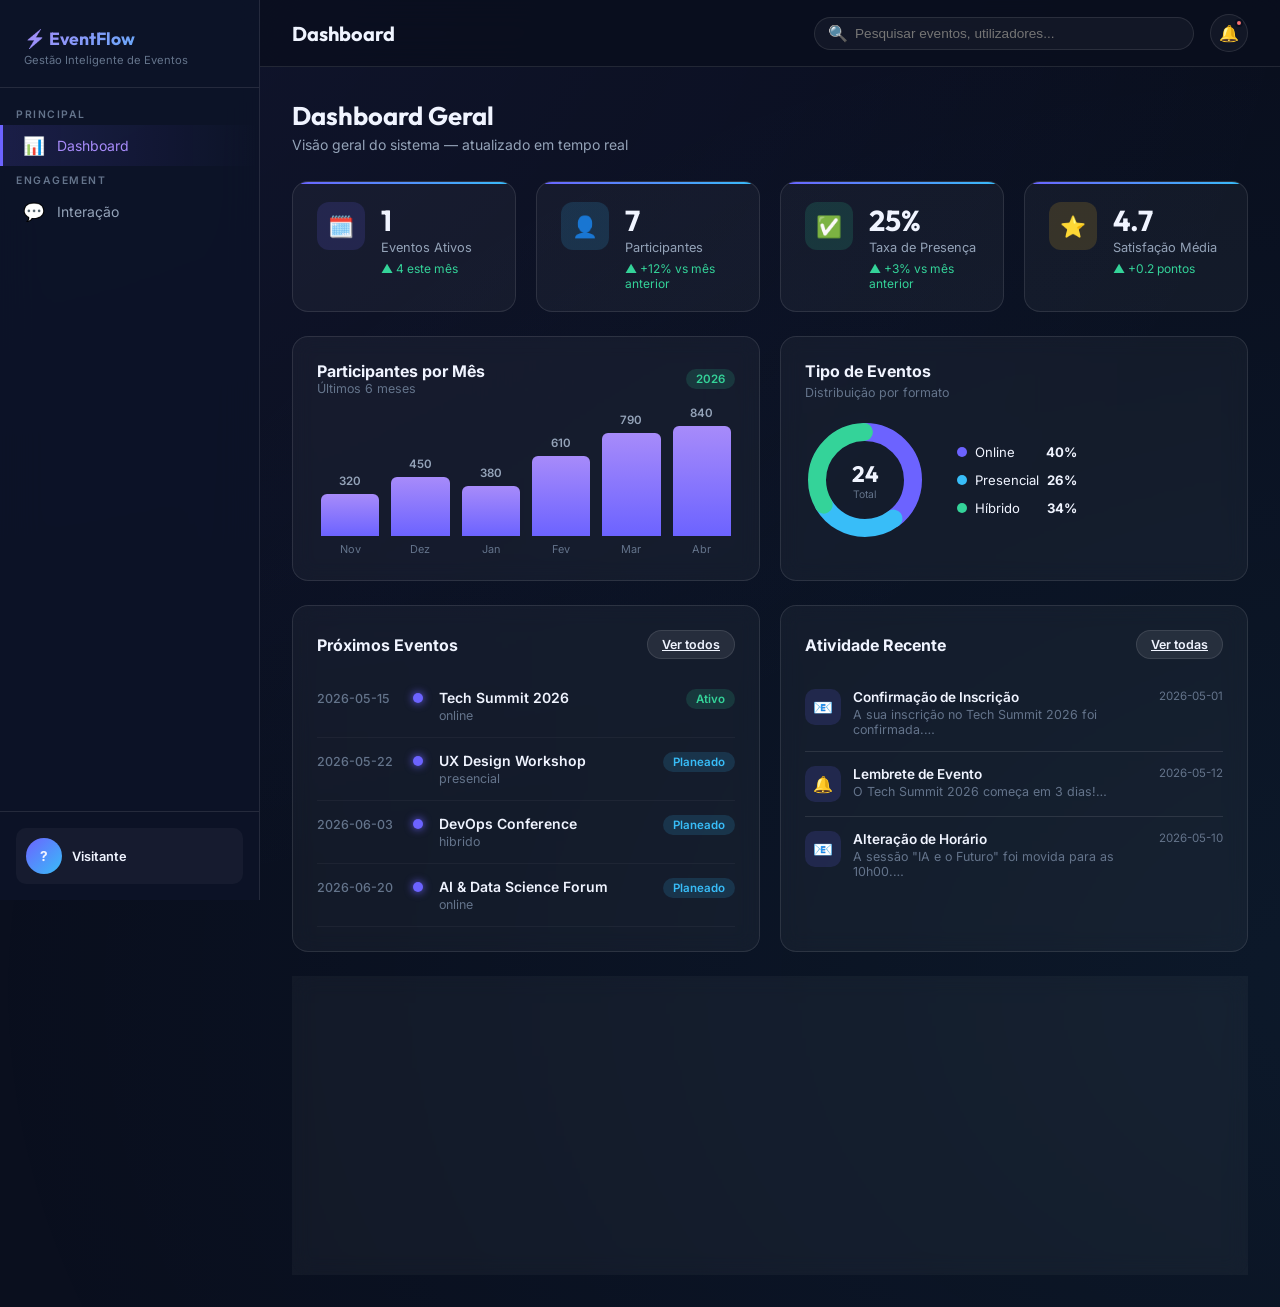
<file: Sprint1/index.html>
<!DOCTYPE html>
<html lang="pt">

<head>
  <meta charset="UTF-8" />
  <meta name="viewport" content="width=device-width, initial-scale=1.0" />
  <title>EventFlow — Dashboard</title>
  <meta name="description" content="Sistema de Gestão Inteligente de Eventos e Experiências Digitais" />
  <link rel="stylesheet" href="style.css" />
</head>

<body>
  <div class="sidebar" id="sidebar">
    <div class="sidebar-logo">
      <h1>⚡ EventFlow</h1>
      <span>Gestão Inteligente de Eventos</span>
    </div>
    <nav class="sidebar-nav" id="sidebar-nav"></nav>
    <div class="sidebar-footer">
      <div class="user-card">
        <div class="user-avatar">AD</div>
        <div class="user-info">
          <div class="name">Admin User</div>
          <div class="role">Administrador</div>
        </div>
      </div>
    </div>
  </div>

  <div class="main">
    <div class="topbar">
      <button onclick="sidebarToggle()" class="icon-btn" style="display:none" id="menu-btn">☰</button>
      <span class="topbar-title">Dashboard</span>
      <div class="topbar-search">
        <span class="search-icon">🔍</span>
        <input type="text" placeholder="Pesquisar eventos, utilizadores..." />
      </div>
      <div class="topbar-actions">
        <div class="icon-btn" onclick="showToast('Sem novas notificações','info')">🔔<span class="notif-dot"></span>
        </div>
        <!-- <button class="btn btn-secondary btn-sm" onclick="DB.remove('session');window.location.href='login.html'">🚪
          Sair</button> -->
      </div>
    </div>

    <div class="page active" id="page-dashboard">
      <div class="page-header">
        <h2>Dashboard Geral</h2>
        <p>Visão geral do sistema — atualizado em tempo real</p>
      </div>

      <!-- Stats -->
      <div class="grid grid-4" style="margin-bottom:24px">
        <div class="stat-card">
          <div class="stat-icon purple">🗓️</div>
          <div class="stat-info">
            <div class="value">24</div>
            <div class="label">Eventos Ativos</div>
            <div class="trend up">▲ 4 este mês</div>
          </div>
        </div>
        <div class="stat-card">
          <div class="stat-icon blue">👤</div>
          <div class="stat-info">
            <div class="value">1 842</div>
            <div class="label">Participantes</div>
            <div class="trend up">▲ +12% vs mês anterior</div>
          </div>
        </div>
        <div class="stat-card">
          <div class="stat-icon green">✅</div>
          <div class="stat-info">
            <div class="value">78%</div>
            <div class="label">Taxa de Presença</div>
            <div class="trend up">▲ +3% vs mês anterior</div>
          </div>
        </div>
        <div class="stat-card">
          <div class="stat-icon yellow">⭐</div>
          <div class="stat-info">
            <div class="value">4.6</div>
            <div class="label">Satisfação Média</div>
            <div class="trend up">▲ +0.2 pontos</div>
          </div>
        </div>
      </div>

      <div class="grid grid-2" style="margin-bottom:24px">
        <!-- Bar chart -->
        <div class="card">
          <div style="display:flex;justify-content:space-between;align-items:center;margin-bottom:20px">
            <div>
              <div style="font-weight:700;font-size:1rem">Participantes por Mês</div>
              <div style="font-size:0.78rem;color:var(--text3)">Últimos 6 meses</div>
            </div>
            <span class="badge badge-active">2026</span>
          </div>
          <div class="bar-chart" id="bar-chart"></div>
        </div>

        <!-- Donut -->
        <div class="card">
          <div style="font-weight:700;font-size:1rem;margin-bottom:4px">Tipo de Eventos</div>
          <div style="font-size:0.78rem;color:var(--text3);margin-bottom:20px">Distribuição por formato</div>
          <div style="display:flex;align-items:center;gap:32px">
            <div class="donut-wrap">
              <svg width="120" height="120" viewBox="0 0 120 120">
                <circle cx="60" cy="60" r="48" fill="none" stroke="#1a2340" stroke-width="18" />
                <circle cx="60" cy="60" r="48" fill="none" stroke="#6c63ff" stroke-width="18" stroke-dasharray="120 182"
                  stroke-linecap="round" />
                <circle cx="60" cy="60" r="48" fill="none" stroke="#38bdf8" stroke-width="18" stroke-dasharray="80 222"
                  stroke-dashoffset="-120" stroke-linecap="round" />
                <circle cx="60" cy="60" r="48" fill="none" stroke="#34d399" stroke-width="18" stroke-dasharray="100 202"
                  stroke-dashoffset="-200" stroke-linecap="round" />
              </svg>
              <div class="donut-center">
                <div class="val">24</div>
                <div class="lbl">Total</div>
              </div>
            </div>
            <div style="display:flex;flex-direction:column;gap:12px">
              <div style="display:flex;align-items:center;gap:8px;font-size:0.82rem"><span
                  style="width:10px;height:10px;border-radius:50%;background:#6c63ff;display:inline-block"></span>
                Online <strong style="margin-left:auto">40%</strong></div>
              <div style="display:flex;align-items:center;gap:8px;font-size:0.82rem"><span
                  style="width:10px;height:10px;border-radius:50%;background:#38bdf8;display:inline-block"></span>
                Presencial <strong style="margin-left:auto">26%</strong></div>
              <div style="display:flex;align-items:center;gap:8px;font-size:0.82rem"><span
                  style="width:10px;height:10px;border-radius:50%;background:#34d399;display:inline-block"></span>
                Híbrido <strong style="margin-left:auto">34%</strong></div>
            </div>
          </div>
        </div>
      </div>

      <div class="grid grid-2">
        <!-- Próximos eventos -->
        <div class="card">
          <div style="display:flex;justify-content:space-between;align-items:center;margin-bottom:16px">
            <div style="font-weight:700">Próximos Eventos</div>
            <a href="eventos.html" class="btn btn-secondary btn-sm">Ver todos</a>
          </div>
          <div id="upcoming-events"></div>
        </div>

        <!-- Notificações recentes -->
        <div class="card">
          <div style="display:flex;justify-content:space-between;align-items:center;margin-bottom:16px">
            <div style="font-weight:700">Atividade Recente</div>
            <a href="comunicacao.html" class="btn btn-secondary btn-sm">Ver todas</a>
          </div>
          <div id="recent-activity"></div>
        </div>
      </div>

      <!-- Sessões populares -->
      <div class="card" style="margin-top:24px">
        <div style="display:flex;justify-content:space-between;align-items:center;margin-bottom:16px">
          <div style="font-weight:700">Sessões Mais Populares</div>
          <a href="monitorizacao.html" class="btn btn-secondary btn-sm">Monitorização</a>
        </div>
        <div class="table-wrap">
          <table>
            <thead>
              <tr>
                <th>Sessão</th>
                <th>Evento</th>
                <th>Orador</th>
                <th>Inscritos</th>
                <th>Ocupação</th>
              </tr>
            </thead>
            <tbody id="popular-sessions"></tbody>
          </table>
        </div>
      </div>
    </div>
  </div>

  <div class="toast-container" id="toast-container"></div>

  <script src="nav.js"></script>
  <script src="data.js"></script>
  <script>
    buildSidebar('dashboard');

    // Pull live data from localStorage
    const evDB = DB.get('events') || [];
    const usrDB = DB.get('users') || [];
    const regDB = DB.get('registrations') || [];
    const fbDB = DB.get('feedbacks') || [];

    // Update KPI cards from live data
    document.querySelector('.stat-card:nth-child(1) .value').textContent = evDB.filter(e => e.status === 'ativo').length;
    document.querySelector('.stat-card:nth-child(2) .value').textContent = usrDB.length.toLocaleString('pt-PT');
    const ciPct = regDB.length ? Math.round((regDB.filter(r => r.checkin).length / regDB.length) * 100) : 0;
    document.querySelector('.stat-card:nth-child(3) .value').textContent = ciPct + '%';
    const avgRating = fbDB.length ? (fbDB.reduce((a, f) => a + f.rating, 0) / fbDB.length).toFixed(1) : '4.6';
    document.querySelector('.stat-card:nth-child(4) .value').textContent = avgRating;

    // Bar chart (static trend data)
    const months = ['Nov', 'Dez', 'Jan', 'Fev', 'Mar', 'Abr'];
    const vals = [320, 450, 380, 610, 790, 840];
    const max = Math.max(...vals);
    const bc = document.getElementById('bar-chart');
    bc.innerHTML = months.map((m, i) => `
  <div class="bar-group">
    <div class="bar-val">${vals[i]}</div>
    <div class="bar" style="height:${(vals[i] / max) * 110}px"></div>
    <div class="bar-label">${m}</div>
  </div>`).join('');

    // Upcoming events from localStorage
    const upcoming = evDB.filter(e => e.status !== 'concluido' && e.status !== 'cancelado').slice(0, 4);
    const statusBadge = { ativo: 'badge-active', planeado: 'badge-planned' };
    const statusLabel = { ativo: 'Ativo', planeado: 'Planeado' };
    document.getElementById('upcoming-events').innerHTML = upcoming.map(e => `
  <div class="schedule-item">
    <div class="schedule-time">${e.date}</div>
    <div class="schedule-dot"></div>
    <div class="schedule-info">
      <div class="session">${e.name}</div>
      <div class="speaker">${e.format}</div>
    </div>
    <span class="badge ${statusBadge[e.status] || 'badge-pending'}" style="margin-left:auto">${statusLabel[e.status] || e.status}</span>
  </div>`).join('') || '<div style="color:var(--text3)">Sem eventos próximos.</div>';

    // Recent activity from notifications
    const notifs = (DB.get('notifications') || []).slice(0, 4);
    const icons = { email: '📧', push: '🔔' };
    document.getElementById('recent-activity').innerHTML = notifs.map(n => `
  <div class="notif-item">
    <div style="width:36px;height:36px;border-radius:10px;background:rgba(108,99,255,0.15);display:flex;align-items:center;justify-content:center;flex-shrink:0">${icons[n.type] || '🔔'}</div>
    <div class="notif-text"><div class="title">${n.title}</div><div class="sub">${n.msg.slice(0, 60)}…</div></div>
    <div class="notif-time">${n.date}</div>
  </div>`).join('') || '<div style="color:var(--text3)">Sem atividade recente.</div>';

    // Popular sessions from localStorage
    const sessDB = DB.get('sessions') || [];
    const spDB = DB.get('speakers') || [];
    document.getElementById('popular-sessions').innerHTML = sessDB.slice(0, 4).map(s => {
      const ev = evDB.find(e => e.id === s.eventId); const sp = spDB.find(x => x.id === s.speakerId);
      const cnt = regDB.filter(r => r.eventId === s.eventId).length;
      const pct = ev ? Math.round((cnt / Math.max(ev.capacity, 1)) * 100) : 0;
      return `<tr><td>${s.title}</td><td>${ev ? ev.name : '—'}</td><td>${sp ? sp.name : '—'}</td><td>${cnt}</td><td><div class="progress-bar" style="width:120px"><div class="progress-fill" style="width:${pct}%"></div></div></td></tr>`;
    }).join('');
  </script>
</body>

</html>
</file>
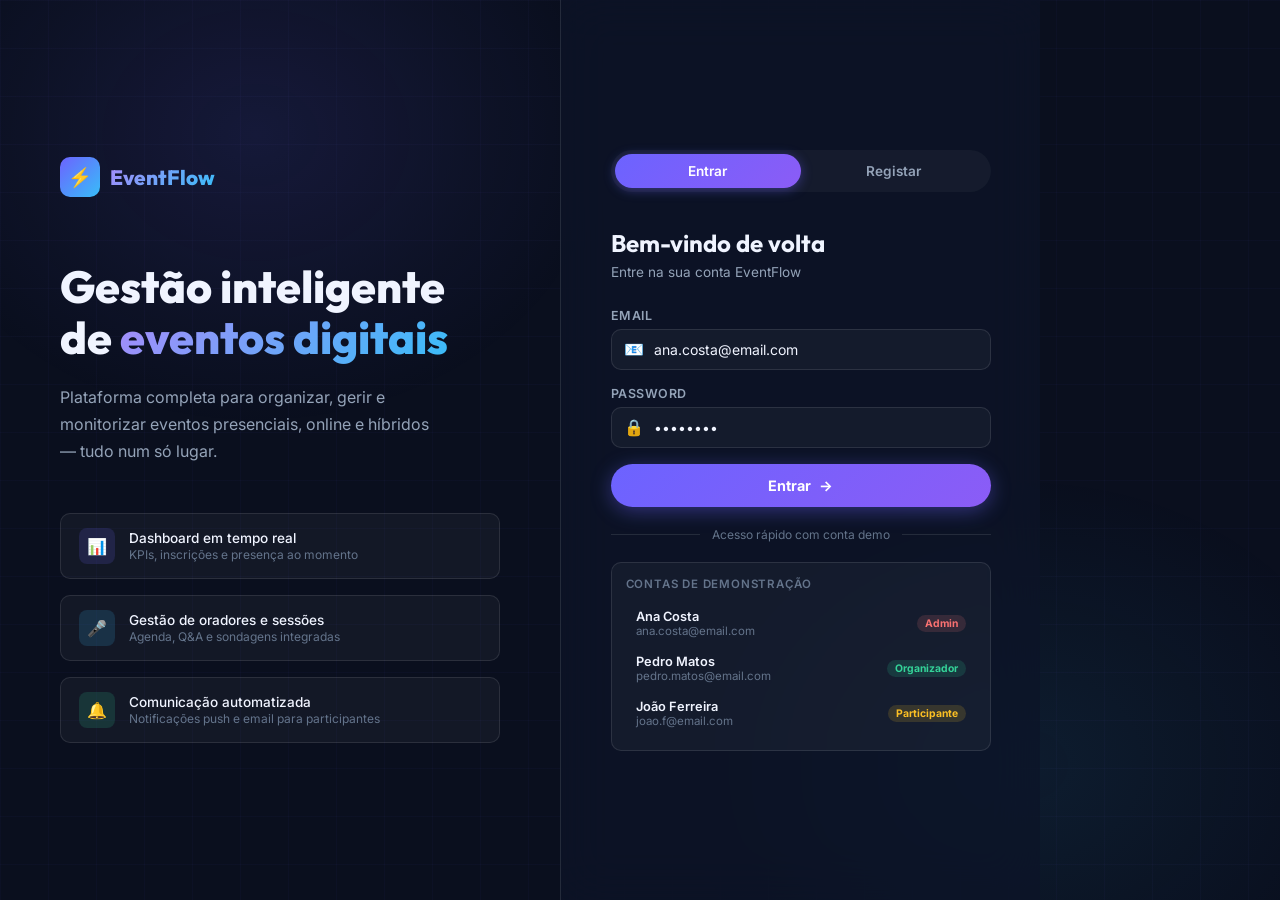
<file: Sprint1/login.html>
<!DOCTYPE html>
<html lang="pt">

<head>
    <meta charset="UTF-8" />
    <meta name="viewport" content="width=device-width,initial-scale=1.0" />
    <title>EventFlow — Entrar</title>
    <link
        href="https://fonts.googleapis.com/css2?family=Inter:wght@300;400;500;600;700;800&family=Outfit:wght@400;600;700;800&display=swap"
        rel="stylesheet" />
    <style>
        :root {
            --bg: #0a0f1e;
            --bg2: #0d1428;
            --surface: rgba(255, 255, 255, 0.04);
            --surface2: rgba(255, 255, 255, 0.08);
            --border: rgba(255, 255, 255, 0.1);
            --accent: #6c63ff;
            --accent2: #a78bfa;
            --accent3: #38bdf8;
            --success: #34d399;
            --warning: #fbbf24;
            --danger: #f87171;
            --text: #f0f4ff;
            --text2: #94a3b8;
            --text3: #64748b;
            --radius: 16px;
            --radius-sm: 10px;
            --shadow: 0 8px 32px rgba(108, 99, 255, 0.15);
        }

        *,
        *::before,
        *::after {
            box-sizing: border-box;
            margin: 0;
            padding: 0;
        }

        body {
            font-family: 'Inter', sans-serif;
            background: var(--bg);
            color: var(--text);
            min-height: 100vh;
            display: flex;
            align-items: center;
            justify-content: center;
            overflow: hidden;
        }

        /* Background effects */
        .bg-glow {
            position: fixed;
            inset: 0;
            pointer-events: none;
            z-index: 0;
        }

        .bg-glow::before {
            content: '';
            position: absolute;
            top: -20%;
            left: -10%;
            width: 60%;
            height: 70%;
            background: radial-gradient(ellipse, rgba(108, 99, 255, 0.12) 0%, transparent 65%);
            animation: pulse1 8s ease-in-out infinite alternate;
        }

        .bg-glow::after {
            content: '';
            position: absolute;
            bottom: -20%;
            right: -10%;
            width: 60%;
            height: 70%;
            background: radial-gradient(ellipse, rgba(56, 189, 248, 0.08) 0%, transparent 65%);
            animation: pulse2 10s ease-in-out infinite alternate;
        }

        @keyframes pulse1 {
            from {
                transform: scale(1) translate(0, 0);
            }

            to {
                transform: scale(1.1) translate(2%, 3%);
            }
        }

        @keyframes pulse2 {
            from {
                transform: scale(1) translate(0, 0);
            }

            to {
                transform: scale(1.15) translate(-2%, -2%);
            }
        }

        /* Grid overlay */
        .grid-overlay {
            position: fixed;
            inset: 0;
            background-image:
                linear-gradient(rgba(108, 99, 255, 0.03) 1px, transparent 1px),
                linear-gradient(90deg, rgba(108, 99, 255, 0.03) 1px, transparent 1px);
            background-size: 48px 48px;
            pointer-events: none;
            z-index: 0;
        }

        /* Layout */
        .auth-layout {
            position: relative;
            z-index: 1;
            display: flex;
            width: 100%;
            min-height: 100vh;
        }

        .auth-hero {
            flex: 1;
            display: flex;
            flex-direction: column;
            justify-content: center;
            padding: 60px;
            max-width: 560px;
        }

        .hero-logo {
            display: inline-flex;
            align-items: center;
            gap: 10px;
            margin-bottom: 64px;
        }

        .hero-logo-icon {
            width: 40px;
            height: 40px;
            background: linear-gradient(135deg, var(--accent), var(--accent3));
            border-radius: 10px;
            display: flex;
            align-items: center;
            justify-content: center;
            font-size: 1.2rem;
        }

        .hero-logo-text {
            font-family: 'Outfit', sans-serif;
            font-size: 1.3rem;
            font-weight: 800;
            background: linear-gradient(135deg, var(--accent2), var(--accent3));
            -webkit-background-clip: text;
            -webkit-text-fill-color: transparent;
            background-clip: text;
        }

        .hero-title {
            font-family: 'Outfit', sans-serif;
            font-size: 2.8rem;
            font-weight: 800;
            line-height: 1.15;
            margin-bottom: 20px;
        }

        .hero-title .highlight {
            background: linear-gradient(135deg, var(--accent2), var(--accent3));
            -webkit-background-clip: text;
            -webkit-text-fill-color: transparent;
            background-clip: text;
        }

        .hero-desc {
            color: var(--text2);
            font-size: 1rem;
            line-height: 1.7;
            margin-bottom: 48px;
            max-width: 380px;
        }

        .hero-features {
            display: flex;
            flex-direction: column;
            gap: 16px;
        }

        .hero-feat {
            display: flex;
            align-items: center;
            gap: 14px;
            padding: 14px 18px;
            background: var(--surface);
            border: 1px solid var(--border);
            border-radius: var(--radius-sm);
            transition: border-color 0.2s;
        }

        .hero-feat:hover {
            border-color: rgba(108, 99, 255, 0.3);
        }

        .hero-feat-icon {
            width: 36px;
            height: 36px;
            border-radius: 8px;
            display: flex;
            align-items: center;
            justify-content: center;
            font-size: 1rem;
            flex-shrink: 0;
        }

        .hero-feat-icon.p {
            background: rgba(108, 99, 255, 0.15);
        }

        .hero-feat-icon.b {
            background: rgba(56, 189, 248, 0.15);
        }

        .hero-feat-icon.g {
            background: rgba(52, 211, 153, 0.15);
        }

        .hero-feat-text {
            font-size: 0.85rem;
            font-weight: 500;
        }

        .hero-feat-sub {
            font-size: 0.75rem;
            color: var(--text3);
            margin-top: 1px;
        }

        /* Auth panel */
        .auth-panel {
            width: 480px;
            flex-shrink: 0;
            display: flex;
            align-items: center;
            justify-content: center;
            padding: 40px;
            border-left: 1px solid var(--border);
            background: rgba(13, 20, 40, 0.7);
            backdrop-filter: blur(24px);
        }

        .auth-box {
            width: 100%;
            max-width: 380px;
            animation: slideUp 0.4s ease;
        }

        @keyframes slideUp {
            from {
                opacity: 0;
                transform: translateY(16px);
            }

            to {
                opacity: 1;
                transform: translateY(0);
            }
        }

        .auth-tabs {
            display: flex;
            background: var(--surface);
            border-radius: 50px;
            padding: 4px;
            margin-bottom: 36px;
        }

        .auth-tab {
            flex: 1;
            text-align: center;
            padding: 9px;
            border-radius: 50px;
            font-size: 0.85rem;
            font-weight: 600;
            cursor: pointer;
            color: var(--text2);
            transition: all 0.2s;
        }

        .auth-tab.active {
            background: linear-gradient(135deg, var(--accent), #8b5cf6);
            color: #fff;
            box-shadow: 0 2px 12px rgba(108, 99, 255, 0.4);
        }

        .auth-form {
            display: none;
        }

        .auth-form.active {
            display: block;
            animation: fadeIn 0.3s ease;
        }

        @keyframes fadeIn {
            from {
                opacity: 0;
            }

            to {
                opacity: 1;
            }
        }

        .auth-form h2 {
            font-family: 'Outfit', sans-serif;
            font-size: 1.5rem;
            font-weight: 700;
            margin-bottom: 6px;
        }

        .auth-form .subtitle {
            font-size: 0.85rem;
            color: var(--text2);
            margin-bottom: 28px;
        }

        .form-group {
            margin-bottom: 16px;
        }

        .form-group label {
            display: block;
            font-size: 0.78rem;
            font-weight: 600;
            color: var(--text2);
            margin-bottom: 6px;
            text-transform: uppercase;
            letter-spacing: 0.5px;
        }

        .form-control {
            width: 100%;
            background: var(--surface);
            border: 1px solid var(--border);
            border-radius: var(--radius-sm);
            padding: 11px 14px;
            color: var(--text);
            font-size: 0.875rem;
            font-family: 'Inter', sans-serif;
            outline: none;
            transition: border 0.2s, box-shadow 0.2s;
        }

        .form-control:focus {
            border-color: var(--accent);
            box-shadow: 0 0 0 3px rgba(108, 99, 255, 0.15);
        }

        select.form-control option {
            background: #0d1428;
        }

        .input-icon-wrap {
            position: relative;
        }

        .input-icon-wrap .form-control {
            padding-left: 42px;
        }

        .input-icon-wrap .icon {
            position: absolute;
            left: 13px;
            top: 50%;
            transform: translateY(-50%);
            color: var(--text3);
            font-size: 1rem;
            pointer-events: none;
        }

        .btn-full {
            width: 100%;
            padding: 13px;
            border-radius: 50px;
            font-size: 0.9rem;
            font-weight: 700;
            cursor: pointer;
            border: none;
            font-family: 'Inter', sans-serif;
            transition: all 0.2s;
            display: flex;
            align-items: center;
            justify-content: center;
            gap: 8px;
        }

        .btn-primary-full {
            background: linear-gradient(135deg, var(--accent), #8b5cf6);
            color: #fff;
            box-shadow: 0 4px 20px rgba(108, 99, 255, 0.4);
            margin-top: 8px;
        }

        .btn-primary-full:hover {
            transform: translateY(-1px);
            box-shadow: 0 6px 28px rgba(108, 99, 255, 0.55);
        }

        .btn-primary-full:active {
            transform: translateY(0);
        }

        .divider {
            display: flex;
            align-items: center;
            gap: 12px;
            margin: 20px 0;
            color: var(--text3);
            font-size: 0.75rem;
        }

        .divider::before,
        .divider::after {
            content: '';
            flex: 1;
            height: 1px;
            background: var(--border);
        }

        .demo-accounts {
            background: var(--surface);
            border: 1px solid var(--border);
            border-radius: var(--radius-sm);
            padding: 14px;
            margin-top: 20px;
        }

        .demo-title {
            font-size: 0.72rem;
            font-weight: 600;
            text-transform: uppercase;
            letter-spacing: 0.8px;
            color: var(--text3);
            margin-bottom: 10px;
        }

        .demo-account {
            display: flex;
            align-items: center;
            justify-content: space-between;
            padding: 8px 10px;
            border-radius: 8px;
            cursor: pointer;
            transition: background 0.15s;
            gap: 8px;
        }

        .demo-account:hover {
            background: var(--surface2);
        }

        .demo-acc-info {
            flex: 1;
        }

        .demo-acc-name {
            font-size: 0.8rem;
            font-weight: 600;
        }

        .demo-acc-email {
            font-size: 0.72rem;
            color: var(--text3);
        }

        .demo-acc-badge {
            font-size: 0.65rem;
            font-weight: 700;
            padding: 2px 8px;
            border-radius: 20px;
        }

        .badge-admin {
            background: rgba(248, 113, 113, 0.15);
            color: var(--danger);
        }

        .badge-org {
            background: rgba(52, 211, 153, 0.15);
            color: var(--success);
        }

        .badge-part {
            background: rgba(251, 191, 36, 0.15);
            color: var(--warning);
        }

        /* Error message */
        .error-msg {
            background: rgba(248, 113, 113, 0.1);
            border: 1px solid rgba(248, 113, 113, 0.3);
            border-radius: var(--radius-sm);
            padding: 10px 14px;
            font-size: 0.8rem;
            color: var(--danger);
            margin-bottom: 16px;
            display: none;
        }

        .error-msg.show {
            display: block;
            animation: fadeIn 0.2s ease;
        }

        /* Success message */
        .success-msg {
            background: rgba(52, 211, 153, 0.1);
            border: 1px solid rgba(52, 211, 153, 0.3);
            border-radius: var(--radius-sm);
            padding: 10px 14px;
            font-size: 0.8rem;
            color: var(--success);
            margin-bottom: 16px;
            display: none;
        }

        .success-msg.show {
            display: block;
            animation: fadeIn 0.2s ease;
        }

        /* Role info */
        .role-info {
            background: rgba(108, 99, 255, 0.08);
            border: 1px solid rgba(108, 99, 255, 0.2);
            border-radius: var(--radius-sm);
            padding: 10px 14px;
            font-size: 0.78rem;
            color: var(--accent2);
            margin-top: 8px;
            line-height: 1.5;
        }

        /* Toast */
        .toast-container {
            position: fixed;
            bottom: 24px;
            right: 24px;
            z-index: 999;
            display: flex;
            flex-direction: column;
            gap: 10px;
        }

        .toast {
            background: #1a2340;
            border: 1px solid var(--border);
            border-radius: var(--radius-sm);
            padding: 14px 18px;
            min-width: 280px;
            font-size: 0.85rem;
            display: flex;
            align-items: center;
            gap: 10px;
            animation: slideIn 0.3s ease;
            box-shadow: 0 8px 24px rgba(0, 0, 0, 0.4);
        }

        .toast.success {
            border-left: 3px solid var(--success);
        }

        .toast.info {
            border-left: 3px solid var(--accent3);
        }

        .toast.warning {
            border-left: 3px solid var(--warning);
        }

        @keyframes slideIn {
            from {
                transform: translateX(100%);
                opacity: 0;
            }

            to {
                transform: translateX(0);
                opacity: 1;
            }
        }

        @media (max-width: 1024px) {
            .auth-hero {
                display: none;
            }

            .auth-panel {
                width: 100%;
                border-left: none;
                min-height: 100vh;
                padding: 40px 24px;
            }
        }
    </style>
</head>

<body>
    <div class="bg-glow"></div>
    <div class="grid-overlay"></div>

    <div class="auth-layout">
        <!-- Hero side -->
        <div class="auth-hero">
            <div class="hero-logo">
                <div class="hero-logo-icon">⚡</div>
                <span class="hero-logo-text">EventFlow</span>
            </div>

            <h1 class="hero-title">
                Gestão inteligente<br>
                de <span class="highlight">eventos digitais</span>
            </h1>
            <p class="hero-desc">
                Plataforma completa para organizar, gerir e monitorizar eventos presenciais, online e híbridos — tudo
                num só lugar.
            </p>

            <div class="hero-features">
                <div class="hero-feat">
                    <div class="hero-feat-icon p">📊</div>
                    <div>
                        <div class="hero-feat-text">Dashboard em tempo real</div>
                        <div class="hero-feat-sub">KPIs, inscrições e presença ao momento</div>
                    </div>
                </div>
                <div class="hero-feat">
                    <div class="hero-feat-icon b">🎤</div>
                    <div>
                        <div class="hero-feat-text">Gestão de oradores e sessões</div>
                        <div class="hero-feat-sub">Agenda, Q&A e sondagens integradas</div>
                    </div>
                </div>
                <div class="hero-feat">
                    <div class="hero-feat-icon g">🔔</div>
                    <div>
                        <div class="hero-feat-text">Comunicação automatizada</div>
                        <div class="hero-feat-sub">Notificações push e email para participantes</div>
                    </div>
                </div>
            </div>
        </div>

        <!-- Auth panel -->
        <div class="auth-panel">
            <div class="auth-box">
                <div class="auth-tabs">
                    <div class="auth-tab active" id="tab-login" onclick="switchTab('login')">Entrar</div>
                    <div class="auth-tab" id="tab-register" onclick="switchTab('register')">Registar</div>
                </div>

                <!-- LOGIN FORM -->
                <div class="auth-form active" id="form-login">
                    <h2>Bem-vindo de volta</h2>
                    <p class="subtitle">Entre na sua conta EventFlow</p>

                    <div class="error-msg" id="login-error"></div>

                    <div class="form-group">
                        <label>Email</label>
                        <div class="input-icon-wrap">
                            <span class="icon">📧</span>
                            <input type="email" class="form-control" id="login-email" placeholder="email@exemplo.com"
                                value="ana.costa@email.com" />
                        </div>
                    </div>
                    <div class="form-group">
                        <label>Password</label>
                        <div class="input-icon-wrap">
                            <span class="icon">🔒</span>
                            <input type="password" class="form-control" id="login-password" placeholder="A sua password"
                                value="admin123" />
                        </div>
                    </div>

                    <button class="btn-full btn-primary-full" onclick="doLogin()">
                        <span>Entrar</span> <span>→</span>
                    </button>

                    <div class="divider">Acesso rápido com conta demo</div>

                    <div class="demo-accounts">
                        <div class="demo-title">Contas de demonstração</div>
                        <div class="demo-account" onclick="quickLogin('ana.costa@email.com','admin123')">
                            <div class="demo-acc-info">
                                <div class="demo-acc-name">Ana Costa</div>
                                <div class="demo-acc-email">ana.costa@email.com</div>
                            </div>
                            <span class="demo-acc-badge badge-admin">Admin</span>
                        </div>
                        <div class="demo-account" onclick="quickLogin('pedro.matos@email.com','org123')">
                            <div class="demo-acc-info">
                                <div class="demo-acc-name">Pedro Matos</div>
                                <div class="demo-acc-email">pedro.matos@email.com</div>
                            </div>
                            <span class="demo-acc-badge badge-org">Organizador</span>
                        </div>
                        <div class="demo-account" onclick="quickLogin('joao.f@email.com','part123')">
                            <div class="demo-acc-info">
                                <div class="demo-acc-name">João Ferreira</div>
                                <div class="demo-acc-email">joao.f@email.com</div>
                            </div>
                            <span class="demo-acc-badge badge-part">Participante</span>
                        </div>
                    </div>
                </div>

                <!-- REGISTER FORM -->
                <div class="auth-form" id="form-register">
                    <h2>Criar conta</h2>
                    <p class="subtitle">Junte-se ao EventFlow gratuitamente</p>

                    <div class="error-msg" id="register-error"></div>
                    <div class="success-msg" id="register-success"></div>

                    <div class="form-group">
                        <label>Nome Completo</label>
                        <div class="input-icon-wrap">
                            <span class="icon">👤</span>
                            <input type="text" class="form-control" id="reg-name" placeholder="Ex: Maria Silva" />
                        </div>
                    </div>
                    <div class="form-group">
                        <label>Email</label>
                        <div class="input-icon-wrap">
                            <span class="icon">📧</span>
                            <input type="email" class="form-control" id="reg-email" placeholder="email@exemplo.com" />
                        </div>
                    </div>
                    <div class="form-group">
                        <label>Password</label>
                        <div class="input-icon-wrap">
                            <span class="icon">🔒</span>
                            <input type="password" class="form-control" id="reg-password"
                                placeholder="Mínimo 6 caracteres" />
                        </div>
                    </div>
                    <div class="form-group">
                        <label>Preferências de Comunicação</label>
                        <select class="form-control" id="reg-pref">
                            <option value="Email">📧 Email</option>
                            <option value="Notificação">🔔 Notificação Push</option>
                            <option value="Ambos">✅ Ambos</option>
                        </select>
                    </div>

                    <div class="role-info">
                        ℹ️ As contas novas são criadas como <strong>Participante</strong>. Um administrador poderá
                        alterar o seu perfil para Organizador ou Orador.
                    </div>

                    <button class="btn-full btn-primary-full" onclick="doRegister()" style="margin-top:16px">
                        <span>Criar Conta</span> <span>→</span>
                    </button>
                </div>
            </div>
        </div>
    </div>

    <div class="toast-container" id="toast-container"></div>

    <script src="data.js"></script>
    <script>
        // ---- Auth helpers ----
        function switchTab(tab) {
            document.getElementById('tab-login').classList.toggle('active', tab === 'login');
            document.getElementById('tab-register').classList.toggle('active', tab === 'register');
            document.getElementById('form-login').classList.toggle('active', tab === 'login');
            document.getElementById('form-register').classList.toggle('active', tab === 'register');
        }

        function doLogin() {
            const email = document.getElementById('login-email').value.trim().toLowerCase();
            const pw = document.getElementById('login-password').value;
            const err = document.getElementById('login-error');

            if (!email || !pw) { showErr(err, 'Preencha email e password.'); return; }

            const accounts = DB.get('accounts') || [];
            const acc = accounts.find(a => a.email.toLowerCase() === email);

            if (!acc) { showErr(err, 'Email não encontrado.'); return; }
            if (acc.password !== pw) { showErr(err, 'Password incorreta.'); return; }
            if (acc.status === 'Inativo') { showErr(err, 'Conta inativa. Contacte o administrador.'); return; }

            // Save session
            DB.set('session', { userId: acc.userId, email: acc.email, role: acc.role, name: acc.name });
            showToast(`Bem-vindo, ${acc.name}! 🎉`);
            setTimeout(() => { window.location.href = 'index.html'; }, 900);
        }

        function quickLogin(email, pw) {
            document.getElementById('login-email').value = email;
            document.getElementById('login-password').value = pw;
            doLogin();
        }

        function doRegister() {
            const name = document.getElementById('reg-name').value.trim();
            const email = document.getElementById('reg-email').value.trim().toLowerCase();
            const pw = document.getElementById('reg-password').value;
            const pref = document.getElementById('reg-pref').value;
            const err = document.getElementById('register-error');
            const suc = document.getElementById('register-success');

            err.classList.remove('show');
            suc.classList.remove('show');

            if (!name || !email || !pw) { showErr(err, 'Preencha todos os campos obrigatórios.'); return; }
            if (pw.length < 6) { showErr(err, 'A password deve ter pelo menos 6 caracteres.'); return; }
            if (!email.includes('@')) { showErr(err, 'Email inválido.'); return; }

            const accounts = DB.get('accounts') || [];
            if (accounts.find(a => a.email.toLowerCase() === email)) { showErr(err, 'Este email já está registado.'); return; }

            // Add to users
            const users = DB.get('users') || [];
            const newId = nextId('users');
            users.unshift({
                id: newId, name, email,
                role: 'Participante',
                status: 'Ativo',
                since: new Date().toLocaleDateString('pt-PT', { month: 'short', year: 'numeric' }),
                prefs: pref,
                hist: []
            });
            DB.set('users', users);

            // Add account credentials
            accounts.push({ userId: newId, name, email, password: pw, role: 'Participante', status: 'Ativo' });
            DB.set('accounts', accounts);

            suc.textContent = '✅ Conta criada com sucesso! A redirecionar para login...';
            suc.classList.add('show');
            document.getElementById('reg-name').value = '';
            document.getElementById('reg-email').value = '';
            document.getElementById('reg-password').value = '';

            setTimeout(() => {
                switchTab('login');
                document.getElementById('login-email').value = email;
            }, 1800);
        }

        function showErr(el, msg) {
            el.textContent = msg;
            el.classList.add('show');
            setTimeout(() => el.classList.remove('show'), 4000);
        }

        function showToast(msg, type = 'success') {
            const c = document.getElementById('toast-container');
            const icons = { success: '✅', info: 'ℹ️', warning: '⚠️' };
            const t = document.createElement('div');
            t.className = `toast ${type}`;
            t.innerHTML = `<span>${icons[type] || '✅'}</span><span>${msg}</span>`;
            c.appendChild(t);
            setTimeout(() => t.remove(), 3500);
        }

        // ---- Seed demo accounts if needed ----
        (function seedAccounts() {
            if (!DB.get('accounts')) {
                DB.set('accounts', [
                    { userId: 1, name: 'Ana Costa', email: 'ana.costa@email.com', password: 'admin123', role: 'Admin', status: 'Ativo' },
                    { userId: 2, name: 'Pedro Matos', email: 'pedro.matos@email.com', password: 'org123', role: 'Organizador', status: 'Ativo' },
                    { userId: 3, name: 'Rita Santos', email: 'rita.santos@email.com', password: 'ora123', role: 'Orador', status: 'Ativo' },
                    { userId: 4, name: 'João Ferreira', email: 'joao.f@email.com', password: 'part123', role: 'Participante', status: 'Ativo' },
                    { userId: 5, name: 'Margarida Lima', email: 'm.lima@email.com', password: 'part123', role: 'Participante', status: 'Inativo' },
                    { userId: 6, name: 'Carlos Mendes', email: 'c.mendes@email.com', password: 'part123', role: 'Participante', status: 'Ativo' },
                    { userId: 7, name: 'Sofia Alves', email: 'sofia.a@email.com', password: 'org123', role: 'Organizador', status: 'Ativo' },
                ]);
            }
        })();

        // ---- Keyboard submit ----
        document.addEventListener('keydown', e => {
            if (e.key === 'Enter') {
                if (document.getElementById('form-login').classList.contains('active')) doLogin();
                else doRegister();
            }
        });

        // ---- Check if already logged in ----
        const sess = DB.get('session');
        if (sess && sess.userId) {
            window.location.href = 'index.html';
        }
    </script>
</body>

</html>
</file>
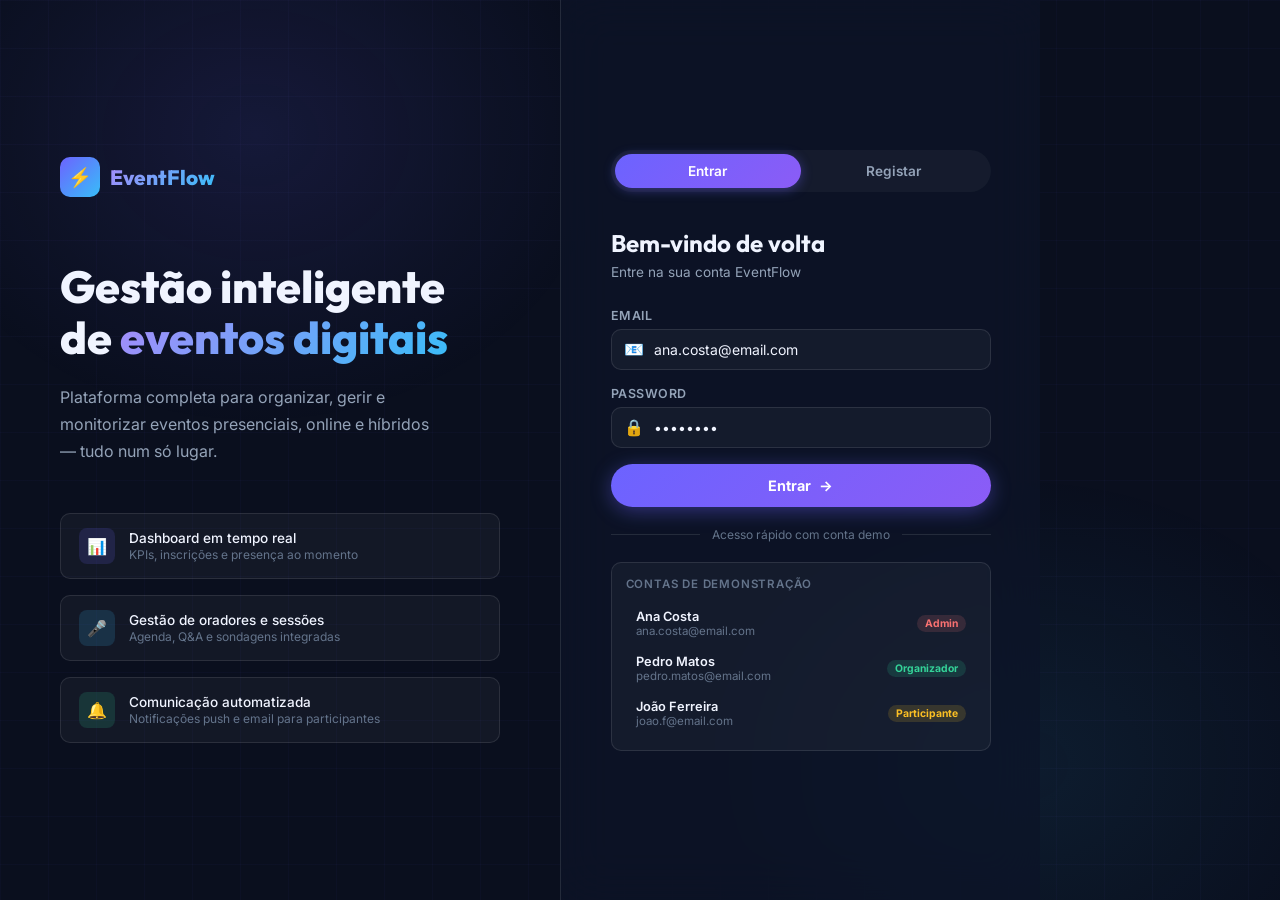
<file: Sprint1/utilizadores.html>
<!DOCTYPE html>
<html lang="pt">

<head>
  <meta charset="UTF-8" />
  <meta name="viewport" content="width=device-width,initial-scale=1.0" />
  <title>EventFlow — Utilizadores</title>
  <link rel="stylesheet" href="style.css" />
  <style>
    .role-selector {
      display: flex;
      flex-wrap: wrap;
      gap: 8px;
      margin-top: 6px;
    }

    .role-btn {
      display: flex;
      align-items: center;
      gap: 6px;
      padding: 8px 14px;
      border-radius: 50px;
      border: 1.5px solid var(--border);
      background: var(--surface);
      color: var(--text2);
      font-size: 0.8rem;
      font-weight: 600;
      cursor: pointer;
      transition: all 0.2s;
      font-family: 'Inter', sans-serif;
    }

    .role-btn:hover {
      border-color: var(--accent);
      color: var(--text);
    }

    .role-btn.selected-Admin {
      border-color: var(--danger);
      background: rgba(248, 113, 113, 0.1);
      color: var(--danger);
    }

    .role-btn.selected-Organizador {
      border-color: var(--success);
      background: rgba(52, 211, 153, 0.1);
      color: var(--success);
    }

    .role-btn.selected-Orador {
      border-color: var(--accent3);
      background: rgba(56, 189, 248, 0.1);
      color: var(--accent3);
    }

    .role-btn.selected-Participante {
      border-color: var(--warning);
      background: rgba(251, 191, 36, 0.1);
      color: var(--warning);
    }

    .profile-header {
      display: flex;
      align-items: center;
      gap: 16px;
      padding: 20px;
      background: linear-gradient(135deg, rgba(108, 99, 255, 0.08), rgba(56, 189, 248, 0.05));
      border-radius: var(--radius-sm);
      border: 1px solid rgba(108, 99, 255, 0.2);
      margin-bottom: 20px;
    }

    .profile-avatar-lg {
      width: 60px;
      height: 60px;
      border-radius: 50%;
      background: linear-gradient(135deg, var(--accent), var(--accent3));
      display: flex;
      align-items: center;
      justify-content: center;
      font-weight: 700;
      font-size: 1.2rem;
      flex-shrink: 0;
    }

    .profile-name-lg {
      font-family: 'Outfit', sans-serif;
      font-size: 1.1rem;
      font-weight: 700;
    }

    .profile-email-lg {
      font-size: 0.82rem;
      color: var(--text3);
      margin-top: 2px;
    }

    .role-info-box {
      padding: 12px 16px;
      border-radius: var(--radius-sm);
      font-size: 0.8rem;
      line-height: 1.6;
      margin-top: 4px;
      border: 1px solid;
    }

    .role-info-Admin {
      background: rgba(248, 113, 113, 0.06);
      border-color: rgba(248, 113, 113, 0.2);
      color: #fca5a5;
    }

    .role-info-Organizador {
      background: rgba(52, 211, 153, 0.06);
      border-color: rgba(52, 211, 153, 0.2);
      color: #6ee7b7;
    }

    .role-info-Orador {
      background: rgba(56, 189, 248, 0.06);
      border-color: rgba(56, 189, 248, 0.2);
      color: #7dd3fc;
    }

    .role-info-Participante {
      background: rgba(251, 191, 36, 0.06);
      border-color: rgba(251, 191, 36, 0.2);
      color: #fcd34d;
    }

    .admin-banner {
      background: linear-gradient(135deg, rgba(248, 113, 113, 0.08), rgba(108, 99, 255, 0.06));
      border: 1px solid rgba(248, 113, 113, 0.2);
      border-radius: var(--radius-sm);
      padding: 10px 16px;
      font-size: 0.8rem;
      color: var(--danger);
      display: flex;
      align-items: center;
      gap: 8px;
      margin-bottom: 16px;
    }

    .non-admin-banner {
      background: rgba(251, 191, 36, 0.06);
      border: 1px solid rgba(251, 191, 36, 0.2);
      border-radius: var(--radius-sm);
      padding: 10px 16px;
      font-size: 0.8rem;
      color: var(--warning);
      display: flex;
      align-items: center;
      gap: 8px;
      margin-bottom: 16px;
    }
  </style>
</head>

<body>
  <div class="sidebar" id="sidebar">
    <div class="sidebar-logo">
      <h1>⚡ EventFlow</h1><span>Gestão Inteligente de Eventos</span>
    </div>
    <nav class="sidebar-nav" id="sidebar-nav"></nav>
    <div class="sidebar-footer">
      <div class="user-card" id="sidebar-user-card">
        <div class="user-avatar" id="sidebar-avatar">AD</div>
        <div class="user-info">
          <div class="name" id="sidebar-username">Admin User</div>
          <div class="role" id="sidebar-role">Administrador</div>
        </div>
      </div>
    </div>
  </div>
  <div class="main">
    <div class="topbar">
      <span class="topbar-title">👤 Utilizadores & Participantes</span>
      <div class="topbar-search"><span class="search-icon">🔍</span><input type="text" id="search-user"
          placeholder="Pesquisar utilizadores..." oninput="renderUsers()" /></div>
      <div class="topbar-actions">
        <button class="btn btn-primary btn-sm" onclick="openModal('modal-new')" id="btn-add-user">+ Novo
          Utilizador</button>
        <!--<button class="btn btn-secondary btn-sm" onclick="doLogout()">🚪 Sair</button>-->
      </div>
    </div>
    <div style="padding:32px">

      <!-- Access banner -->
      <div id="access-banner"></div>

      <div class="grid grid-4" style="margin-bottom:24px">
        <div class="stat-card">
          <div class="stat-icon purple">👥</div>
          <div class="stat-info">
            <div class="value" id="s-total">0</div>
            <div class="label">Total Utilizadores</div>
          </div>
        </div>
        <div class="stat-card">
          <div class="stat-icon green">✅</div>
          <div class="stat-info">
            <div class="value" id="s-active">0</div>
            <div class="label">Contas Ativas</div>
          </div>
        </div>
        <div class="stat-card">
          <div class="stat-icon blue">🎯</div>
          <div class="stat-info">
            <div class="value" id="s-avg">0</div>
            <div class="label">Eventos p/ Utilizador</div>
          </div>
        </div>
        <div class="stat-card">
          <div class="stat-icon yellow">🎭</div>
          <div class="stat-info">
            <div class="value" id="s-roles">0</div>
            <div class="label">Perfis Diferentes</div>
          </div>
        </div>
      </div>

      <div class="card">
        <div
          style="display:flex;justify-content:space-between;align-items:center;margin-bottom:16px;flex-wrap:wrap;gap:10px">
          <div style="font-weight:700">Lista de Utilizadores</div>
          <div style="display:flex;gap:8px;flex-wrap:wrap">
            <select class="form-control" style="width:auto;padding:7px 12px;font-size:0.8rem" id="f-role"
              onchange="renderUsers()">
              <option value="">Todos os perfis</option>
              <option>Admin</option>
              <option>Organizador</option>
              <option>Participante</option>
              <option>Orador</option>
            </select>
            <select class="form-control" style="width:auto;padding:7px 12px;font-size:0.8rem" id="f-status"
              onchange="renderUsers()">
              <option value="">Todos os estados</option>
              <option>Ativo</option>
              <option>Inativo</option>
            </select>
          </div>
        </div>
        <div class="table-wrap">
          <table>
            <thead>
              <tr>
                <th>Nome</th>
                <th>Email</th>
                <th>Perfil</th>
                <th>Eventos</th>
                <th>Estado</th>
                <th>Desde</th>
                <th>Ações</th>
              </tr>
            </thead>
            <tbody id="users-tbody"></tbody>
          </table>
        </div>
      </div>
    </div>
  </div>

  <!-- Modal: Novo Utilizador (Admin only) -->
  <div class="modal-overlay" id="modal-new">
    <div class="modal">
      <div class="modal-header">
        <h3>➕ Novo Utilizador</h3><button class="modal-close" onclick="closeModal('modal-new')">✕</button>
      </div>
      <div class="form-group"><label>Nome Completo</label><input class="form-control" id="n-name"
          placeholder="Ex: Maria Silva" /></div>
      <div class="form-group"><label>Email</label><input class="form-control" id="n-email" type="email"
          placeholder="email@exemplo.com" /></div>
      <div class="form-group"><label>Password Inicial</label><input class="form-control" id="n-password" type="password"
          placeholder="Mínimo 6 caracteres" /></div>
      <div class="form-group"><label>Perfil / Papel</label>
        <select class="form-control" id="n-role">
          <option value="Participante">👤 Participante</option>
          <option value="Organizador">🗂️ Organizador</option>
          <option value="Orador">🎤 Orador</option>
          <option value="Admin">🔑 Admin</option>
        </select>
      </div>
      <div class="form-group"><label>Preferências de Comunicação</label>
        <select class="form-control" id="n-pref">
          <option>Email</option>
          <option>Notificação</option>
          <option>Ambos</option>
        </select>
      </div>
      <div style="display:flex;gap:10px;margin-top:8px">
        <button class="btn btn-primary" onclick="addUser()">Criar</button>
        <button class="btn btn-secondary" onclick="closeModal('modal-new')">Cancelar</button>
      </div>
    </div>
  </div>

  <!-- Modal: Perfil do Utilizador -->
  <div class="modal-overlay" id="modal-profile">
    <div class="modal" style="max-width:560px">
      <div class="modal-header">
        <h3 id="p-name">Perfil</h3><button class="modal-close" onclick="closeModal('modal-profile')">✕</button>
      </div>
      <div id="p-body"></div>
    </div>
  </div>

  <div class="toast-container" id="toast-container"></div>
  <script src="nav.js"></script>
  <script src="data.js"></script>
  <script>
    buildSidebar('utilizadores');
    const roleColors = { Admin: 'badge-cancel', Organizador: 'badge-active', Orador: 'badge-planned', Participante: 'badge-pending' };
    const roleIcons = { Admin: '🔑', Organizador: '🗂️', Orador: '🎤', Participante: '👤' };
    const roleDescriptions = {
      Admin: '🔑 Acesso total ao sistema. Pode gerir utilizadores, alterar perfis, criar eventos e configurar a plataforma.',
      Organizador: '🗂️ Pode criar e gerir eventos, sessões e oradores. Não tem acesso à gestão de utilizadores.',
      Orador: '🎤 Pode ver as suas sessões atribuídas, responder a Q&A e visualizar agenda. Acesso limitado.',
      Participante: '👤 Pode inscrever-se em eventos, fazer check-in, submeter feedback e marcar favoritos.',
    };

    function initials(n) { return n.split(' ').map(x => x[0]).join('').slice(0, 2).toUpperCase(); }

    // --- Session check ---
    const session = DB.get('session');
    const isAdmin = session && session.role === 'Admin';

    function initPage() {
      // Update sidebar user card
      if (session) {
        document.getElementById('sidebar-avatar').textContent = initials(session.name || 'U');
        document.getElementById('sidebar-username').textContent = session.name || 'Utilizador';
        document.getElementById('sidebar-role').textContent = session.role || 'Participante';
      }

      // Banner
      const banner = document.getElementById('access-banner');
      if (isAdmin) {
        banner.innerHTML = `<div class="admin-banner">🔑 Modo Administrador — Pode alterar perfis, estados e criar utilizadores.</div>`;
        document.getElementById('btn-add-user').style.display = '';
      } else {
        banner.innerHTML = `<div class="non-admin-banner">⚠️ Apenas administradores podem alterar perfis ou criar utilizadores. Está a ver em modo de leitura.</div>`;
        document.getElementById('btn-add-user').style.display = 'none';
      }
    }

    function renderUsers() {
      const users = DB.get('users') || [];
      const events = DB.get('events') || [];
      const q = document.getElementById('search-user').value.toLowerCase();
      const fr = document.getElementById('f-role').value;
      const fs = document.getElementById('f-status').value;
      const filtered = users.filter(u =>
        (!q || u.name.toLowerCase().includes(q) || u.email.toLowerCase().includes(q)) &&
        (!fr || u.role === fr) && (!fs || u.status === fs)
      );
      document.getElementById('s-total').textContent = users.length;
      document.getElementById('s-active').textContent = users.filter(u => u.status === 'Ativo').length;
      document.getElementById('s-avg').textContent = (users.reduce((a, u) => (a + (u.hist || []).length), 0) / Math.max(users.length, 1)).toFixed(1);
      document.getElementById('s-roles').textContent = [...new Set(users.map(u => u.role))].length;
      document.getElementById('users-tbody').innerHTML = filtered.map(u => `
    <tr>
      <td><div style="display:flex;align-items:center;gap:10px">
        <div class="user-avatar" style="width:32px;height:32px;font-size:0.7rem;flex-shrink:0">${initials(u.name)}</div>${u.name}
      </div></td>
      <td>${u.email}</td>
      <td><span class="badge ${roleColors[u.role] || 'badge-pending'}">${roleIcons[u.role] || ''} ${u.role}</span></td>
      <td>${(u.hist || []).length}</td>
      <td><span class="badge ${u.status === 'Ativo' ? 'badge-active' : 'badge-done'}">${u.status}</span></td>
      <td>${u.since}</td>
      <td><div style="display:flex;gap:6px">
        <button class="btn btn-secondary btn-sm" onclick="viewProfile(${u.id})">Ver</button>
        ${isAdmin ? `<button class="btn btn-danger btn-sm" onclick="toggleStatus(${u.id})">${u.status === 'Ativo' ? 'Desativar' : 'Ativar'}</button>` : ''}
      </div></td>
    </tr>`).join('');
    }

    function addUser() {
      if (!isAdmin) { showToast('Sem permissão', 'warning'); return; }
      const name = document.getElementById('n-name').value.trim();
      const email = document.getElementById('n-email').value.trim().toLowerCase();
      const password = document.getElementById('n-password').value;
      const role = document.getElementById('n-role').value;
      const pref = document.getElementById('n-pref').value;

      if (!name || !email) { showToast('Preencha nome e email', 'warning'); return; }
      if (password.length > 0 && password.length < 6) { showToast('Password mínimo 6 caracteres', 'warning'); return; }

      const users = DB.get('users') || [];
      const accounts = DB.get('accounts') || [];
      if (accounts.find(a => a.email === email)) { showToast('Email já registado', 'warning'); return; }

      const newId = nextId('users');
      users.unshift({
        id: newId, name, email, role, status: 'Ativo',
        since: new Date().toLocaleDateString('pt-PT', { month: 'short', year: 'numeric' }), prefs: pref, hist: []
      });
      DB.set('users', users);

      accounts.push({ userId: newId, name, email, password: password || 'changeme', role, status: 'Ativo' });
      DB.set('accounts', accounts);

      closeModal('modal-new');
      showToast('Utilizador criado com sucesso!');
      renderUsers();
    }

    function toggleStatus(id) {
      if (!isAdmin) { showToast('Sem permissão', 'warning'); return; }
      const users = DB.get('users') || [];
      const accounts = DB.get('accounts') || [];
      const u = users.find(x => x.id === id);
      const a = accounts.find(x => x.userId === id);
      if (u) {
        u.status = u.status === 'Ativo' ? 'Inativo' : 'Ativo';
        if (a) a.status = u.status;
        DB.set('users', users);
        DB.set('accounts', accounts);
        renderUsers();
        showToast('Estado atualizado');
      }
    }

    function changeRole(userId, newRole) {
      if (!isAdmin) { showToast('Sem permissão', 'warning'); return; }
      const users = DB.get('users') || [];
      const accounts = DB.get('accounts') || [];
      const u = users.find(x => x.id === userId);
      const a = accounts.find(x => x.userId === userId);
      if (!u) return;

      // Prevent removing last admin
      if (u.role === 'Admin' && newRole !== 'Admin') {
        const adminCount = users.filter(x => x.role === 'Admin').length;
        if (adminCount <= 1) { showToast('Não é possível remover o único Admin', 'warning'); return; }
      }

      u.role = newRole;
      if (a) a.role = newRole;
      DB.set('users', users);
      DB.set('accounts', accounts);

      // Re-render the role buttons inside the modal
      renderRoleButtons(userId, newRole);
      renderUsers();
      showToast(`Perfil alterado para ${roleIcons[newRole]} ${newRole}`);
    }

    function renderRoleButtons(userId, currentRole) {
      const el = document.getElementById(`role-btns-${userId}`);
      if (!el) return;
      el.innerHTML = ['Admin', 'Organizador', 'Orador', 'Participante'].map(r => `
    <button class="role-btn ${currentRole === r ? 'selected-' + r : ''}"
      onclick="changeRole(${userId},'${r}')"
      ${!isAdmin ? 'disabled title="Apenas administradores podem alterar perfis"' : ''}>
      ${roleIcons[r]} ${r}
    </button>`).join('');

      // Update role info
      const infoEl = document.getElementById(`role-info-${userId}`);
      if (infoEl) {
        infoEl.className = `role-info-box role-info-${currentRole}`;
        infoEl.textContent = roleDescriptions[currentRole];
      }
    }

    function viewProfile(id) {
      const users = DB.get('users') || [];
      const events = DB.get('events') || [];
      const u = users.find(x => x.id === id);
      if (!u) return;

      const isSelf = session && session.userId === id;

      document.getElementById('p-name').textContent = u.name;
      document.getElementById('p-body').innerHTML = `
    <div class="profile-header">
      <div class="profile-avatar-lg">${initials(u.name)}</div>
      <div>
        <div class="profile-name-lg">${u.name}</div>
        <div class="profile-email-lg">${u.email}</div>
        <div style="margin-top:8px">
          <span class="badge ${roleColors[u.role] || 'badge-pending'}">${roleIcons[u.role] || ''} ${u.role}</span>
          <span class="badge ${u.status === 'Ativo' ? 'badge-active' : 'badge-done'}" style="margin-left:6px">${u.status}</span>
          ${isSelf ? '<span class="badge badge-planned" style="margin-left:6px">👤 Você</span>' : ''}
        </div>
      </div>
    </div>

    <div class="grid grid-2" style="gap:10px;margin-bottom:20px">
      <div class="card" style="padding:12px"><div style="font-size:0.7rem;color:var(--text3)">Membro desde</div><strong>${u.since}</strong></div>
      <div class="card" style="padding:12px"><div style="font-size:0.7rem;color:var(--text3)">Eventos</div><strong>${(u.hist || []).length}</strong></div>
      <div class="card" style="padding:12px"><div style="font-size:0.7rem;color:var(--text3)">Preferência</div><strong>${u.prefs}</strong></div>
      <div class="card" style="padding:12px"><div style="font-size:0.7rem;color:var(--text3)">Estado</div><strong>${u.status}</strong></div>
    </div>

    <div style="margin-bottom:16px">
      <div style="font-weight:600;font-size:0.85rem;margin-bottom:10px">
        Perfil / Papel
        ${!isAdmin ? '<span style="font-size:0.72rem;color:var(--text3);font-weight:400;margin-left:8px">(apenas administradores podem alterar)</span>' : ''}
      </div>
      <div class="role-selector" id="role-btns-${u.id}"></div>
      <div class="role-info-box role-info-${u.role}" id="role-info-${u.id}" style="margin-top:10px">${roleDescriptions[u.role]}</div>
    </div>

    <div style="font-weight:600;margin-bottom:8px;font-size:0.85rem">Histórico de Eventos</div>
    ${(u.hist || []).map(eid => {
        const ev = events.find(e => e.id === eid); return ev ? `
      <div style="display:flex;align-items:center;gap:10px;padding:8px 0;border-bottom:1px solid var(--border);font-size:0.85rem">
        <div class="schedule-dot"></div>${ev.name}
      </div>`: '';
      }).join('') || '<div style="color:var(--text3);font-size:0.85rem">Sem histórico</div>'}

    <div style="margin-top:20px;display:flex;gap:8px;flex-wrap:wrap">
      ${isAdmin ? `<button class="btn btn-primary btn-sm" onclick="closeModal('modal-profile');showToast('Alterações guardadas')">💾 Guardar</button>` : ''}
      ${isAdmin && u.status === 'Ativo' ? `<button class="btn btn-danger btn-sm" onclick="toggleStatus(${u.id});closeModal('modal-profile')">🚫 Desativar Conta</button>` : ''}
      ${isAdmin && u.status !== 'Ativo' ? `<button class="btn btn-success btn-sm" onclick="toggleStatus(${u.id});closeModal('modal-profile')">✅ Ativar Conta</button>` : ''}
    </div>`;

      // Populate role buttons after rendering
      renderRoleButtons(u.id, u.role);
      openModal('modal-profile');
    }

    function doLogout() {
      DB.remove('session');
      window.location.href = 'login.html';
    }

    function openModal(id) { document.getElementById(id).classList.add('open'); }
    function closeModal(id) { document.getElementById(id).classList.remove('open'); }

    initPage();
    renderUsers();
  </script>
</body>

</html>
</file>
<file: Sprint1/style.css>
@import url('https://fonts.googleapis.com/css2?family=Inter:wght@300;400;500;600;700;800&family=Outfit:wght@400;600;700;800&display=swap');

:root {
  --bg: #0a0f1e;
  --bg2: #0d1428;
  --surface: rgba(255, 255, 255, 0.04);
  --surface2: rgba(255, 255, 255, 0.08);
  --border: rgba(255, 255, 255, 0.1);
  --accent: #6c63ff;
  --accent2: #a78bfa;
  --accent3: #38bdf8;
  --success: #34d399;
  --warning: #fbbf24;
  --danger: #f87171;
  --text: #f0f4ff;
  --text2: #94a3b8;
  --text3: #64748b;
  --radius: 16px;
  --radius-sm: 10px;
  --shadow: 0 8px 32px rgba(108, 99, 255, 0.15);
  --glow: 0 0 40px rgba(108, 99, 255, 0.3);
}

*,
*::before,
*::after {
  box-sizing: border-box;
  margin: 0;
  padding: 0;
}

html {
  scroll-behavior: smooth;
}

body {
  font-family: 'Inter', sans-serif;
  background: var(--bg);
  color: var(--text);
  min-height: 100vh;
  overflow-x: hidden;
}

body::before {
  content: '';
  position: fixed;
  top: -50%;
  left: -50%;
  width: 200%;
  height: 200%;
  background: radial-gradient(ellipse at 20% 20%, rgba(108, 99, 255, 0.08) 0%, transparent 50%),
    radial-gradient(ellipse at 80% 80%, rgba(56, 189, 248, 0.06) 0%, transparent 50%);
  pointer-events: none;
  z-index: 0;
}

/* SIDEBAR */
.sidebar {
  position: fixed;
  left: 0;
  top: 0;
  bottom: 0;
  width: 260px;
  background: rgba(13, 20, 40, 0.95);
  backdrop-filter: blur(20px);
  border-right: 1px solid var(--border);
  display: flex;
  flex-direction: column;
  z-index: 100;
  transition: transform 0.3s;
}

.sidebar-logo {
  padding: 28px 24px 20px;
  border-bottom: 1px solid var(--border);
}

.sidebar-logo h1 {
  font-family: 'Outfit', sans-serif;
  font-size: 1.1rem;
  font-weight: 700;
  background: linear-gradient(135deg, var(--accent2), var(--accent3));
  -webkit-background-clip: text;
  -webkit-text-fill-color: transparent;
  background-clip: text;
  line-height: 1.3;
}

.sidebar-logo span {
  font-size: 0.7rem;
  color: var(--text3);
  font-weight: 400;
  display: block;
  margin-top: 2px;
}

.sidebar-nav {
  flex: 1;
  overflow-y: auto;
  padding: 12px 0;
}

.nav-section {
  padding: 8px 16px 4px;
  font-size: 0.65rem;
  font-weight: 600;
  text-transform: uppercase;
  letter-spacing: 1.5px;
  color: var(--text3);
}

.nav-item {
  display: flex;
  align-items: center;
  gap: 12px;
  padding: 10px 20px;
  cursor: pointer;
  border-radius: 0;
  transition: all 0.2s;
  font-size: 0.875rem;
  color: var(--text2);
  border-left: 3px solid transparent;
  text-decoration: none;
}

.nav-item:hover {
  background: var(--surface2);
  color: var(--text);
}

.nav-item.active {
  background: linear-gradient(90deg, rgba(108, 99, 255, 0.15), transparent);
  color: var(--accent2);
  border-left-color: var(--accent);
}

.nav-item .icon {
  font-size: 1.1rem;
  min-width: 20px;
  text-align: center;
}

.nav-badge {
  margin-left: auto;
  background: var(--accent);
  color: #fff;
  font-size: 0.65rem;
  font-weight: 700;
  padding: 2px 7px;
  border-radius: 20px;
}

.sidebar-footer {
  padding: 16px;
  border-top: 1px solid var(--border);
}

.user-card {
  display: flex;
  align-items: center;
  gap: 10px;
  padding: 10px;
  border-radius: var(--radius-sm);
  background: var(--surface);
  cursor: pointer;
  transition: background 0.2s;
}

.user-card:hover {
  background: var(--surface2);
}

.user-avatar {
  width: 36px;
  height: 36px;
  border-radius: 50%;
  background: linear-gradient(135deg, var(--accent), var(--accent3));
  display: flex;
  align-items: center;
  justify-content: center;
  font-weight: 700;
  font-size: 0.85rem;
}

.user-info .name {
  font-size: 0.8rem;
  font-weight: 600;
}

.user-info .role {
  font-size: 0.7rem;
  color: var(--text3);
}

/* MAIN */
.main {
  margin-left: 260px;
  min-height: 100vh;
  position: relative;
  z-index: 1;
}

/* TOPBAR */
.topbar {
  position: sticky;
  top: 0;
  background: rgba(10, 15, 30, 0.85);
  backdrop-filter: blur(20px);
  border-bottom: 1px solid var(--border);
  padding: 14px 32px;
  display: flex;
  align-items: center;
  gap: 16px;
  z-index: 50;
}

.topbar-title {
  font-family: 'Outfit', sans-serif;
  font-size: 1.25rem;
  font-weight: 700;
}

.topbar-search {
  flex: 1;
  max-width: 380px;
  margin-left: auto;
  position: relative;
}

.topbar-search input {
  width: 100%;
  background: var(--surface);
  border: 1px solid var(--border);
  border-radius: 50px;
  padding: 8px 16px 8px 40px;
  color: var(--text);
  font-size: 0.85rem;
  outline: none;
  transition: border 0.2s;
}

.topbar-search input:focus {
  border-color: var(--accent);
}

.topbar-search .search-icon {
  position: absolute;
  left: 14px;
  top: 50%;
  transform: translateY(-50%);
  color: var(--text3);
}

.topbar-actions {
  display: flex;
  gap: 10px;
  align-items: center;
}

.icon-btn {
  width: 38px;
  height: 38px;
  border-radius: 50%;
  background: var(--surface);
  border: 1px solid var(--border);
  display: flex;
  align-items: center;
  justify-content: center;
  cursor: pointer;
  transition: all 0.2s;
  font-size: 1rem;
  position: relative;
}

.icon-btn:hover {
  background: var(--surface2);
  border-color: var(--accent);
}

.notif-dot {
  position: absolute;
  top: 4px;
  right: 4px;
  width: 8px;
  height: 8px;
  border-radius: 50%;
  background: var(--danger);
  border: 2px solid var(--bg);
}

/* PAGE */
.page {
  display: none;
  padding: 32px;
  animation: fadeIn 0.3s ease;
}

.page.active {
  display: block;
}

@keyframes fadeIn {
  from {
    opacity: 0;
    transform: translateY(10px);
  }

  to {
    opacity: 1;
    transform: translateY(0);
  }
}

.page-header {
  margin-bottom: 28px;
}

.page-header h2 {
  font-family: 'Outfit', sans-serif;
  font-size: 1.6rem;
  font-weight: 700;
}

.page-header p {
  color: var(--text2);
  font-size: 0.875rem;
  margin-top: 4px;
}

/* GRID */
.grid {
  display: grid;
  gap: 20px;
}

.grid-2 {
  grid-template-columns: repeat(2, 1fr);
}

.grid-3 {
  grid-template-columns: repeat(3, 1fr);
}

.grid-4 {
  grid-template-columns: repeat(4, 1fr);
}

/* CARD */
.card {
  background: var(--surface);
  border: 1px solid var(--border);
  border-radius: var(--radius);
  padding: 24px;
  transition: border-color 0.2s, box-shadow 0.2s;
  backdrop-filter: blur(10px);
}

.card:hover {
  border-color: rgba(108, 99, 255, 0.4);
  box-shadow: var(--shadow);
}

/* STAT CARD */
.stat-card {
  background: var(--surface);
  border: 1px solid var(--border);
  border-radius: var(--radius);
  padding: 20px 24px;
  display: flex;
  align-items: flex-start;
  gap: 16px;
  transition: all 0.2s;
  position: relative;
  overflow: hidden;
}

.stat-card::before {
  content: '';
  position: absolute;
  top: 0;
  left: 0;
  right: 0;
  height: 2px;
  background: linear-gradient(90deg, var(--accent), var(--accent3));
}

.stat-card:hover {
  transform: translateY(-2px);
  box-shadow: var(--shadow);
}

.stat-icon {
  width: 48px;
  height: 48px;
  border-radius: 12px;
  display: flex;
  align-items: center;
  justify-content: center;
  font-size: 1.3rem;
  flex-shrink: 0;
}

.stat-icon.purple {
  background: rgba(108, 99, 255, 0.15);
}

.stat-icon.blue {
  background: rgba(56, 189, 248, 0.15);
}

.stat-icon.green {
  background: rgba(52, 211, 153, 0.15);
}

.stat-icon.yellow {
  background: rgba(251, 191, 36, 0.15);
}

.stat-info .value {
  font-family: 'Outfit', sans-serif;
  font-size: 1.8rem;
  font-weight: 700;
}

.stat-info .label {
  font-size: 0.8rem;
  color: var(--text2);
  margin-top: 2px;
}

.stat-info .trend {
  font-size: 0.75rem;
  margin-top: 6px;
}

.stat-info .trend.up {
  color: var(--success);
}

.stat-info .trend.down {
  color: var(--danger);
}

/* BUTTON */
.btn {
  display: inline-flex;
  align-items: center;
  gap: 8px;
  padding: 10px 20px;
  border-radius: 50px;
  font-size: 0.85rem;
  font-weight: 600;
  cursor: pointer;
  border: none;
  transition: all 0.2s;
  font-family: 'Inter', sans-serif;
}

.btn-primary {
  background: linear-gradient(135deg, var(--accent), #8b5cf6);
  color: #fff;
  box-shadow: 0 4px 15px rgba(108, 99, 255, 0.35);
}

.btn-primary:hover {
  transform: translateY(-1px);
  box-shadow: 0 6px 20px rgba(108, 99, 255, 0.5);
}

.btn-secondary {
  background: var(--surface2);
  color: var(--text);
  border: 1px solid var(--border);
}

.btn-secondary:hover {
  background: var(--surface);
  border-color: var(--accent);
}

.btn-success {
  background: linear-gradient(135deg, #059669, #34d399);
  color: #fff;
}

.btn-danger {
  background: linear-gradient(135deg, #dc2626, #f87171);
  color: #fff;
}

.btn-sm {
  padding: 6px 14px;
  font-size: 0.78rem;
}

/* TABLE */
.table-wrap {
  overflow-x: auto;
  border-radius: var(--radius-sm);
}

table {
  width: 100%;
  border-collapse: collapse;
  font-size: 0.85rem;
}

thead th {
  background: rgba(255, 255, 255, 0.05);
  padding: 12px 16px;
  text-align: left;
  font-size: 0.75rem;
  font-weight: 600;
  text-transform: uppercase;
  letter-spacing: 0.8px;
  color: var(--text3);
  border-bottom: 1px solid var(--border);
}

tbody tr {
  border-bottom: 1px solid rgba(255, 255, 255, 0.04);
  transition: background 0.15s;
}

tbody tr:hover {
  background: var(--surface2);
}

tbody td {
  padding: 12px 16px;
  color: var(--text2);
}

tbody td:first-child {
  color: var(--text);
  font-weight: 500;
}

/* BADGE */
.badge {
  display: inline-flex;
  align-items: center;
  padding: 3px 10px;
  border-radius: 20px;
  font-size: 0.72rem;
  font-weight: 600;
}

.badge-active {
  background: rgba(52, 211, 153, 0.15);
  color: var(--success);
}

.badge-planned {
  background: rgba(56, 189, 248, 0.15);
  color: var(--accent3);
}

.badge-done {
  background: rgba(100, 116, 139, 0.2);
  color: var(--text3);
}

.badge-cancel {
  background: rgba(248, 113, 113, 0.15);
  color: var(--danger);
}

.badge-pending {
  background: rgba(251, 191, 36, 0.15);
  color: var(--warning);
}

/* FORM */
.form-group {
  margin-bottom: 18px;
}

.form-group label {
  display: block;
  font-size: 0.8rem;
  font-weight: 600;
  margin-bottom: 6px;
  color: var(--text2);
}

.form-control {
  width: 100%;
  background: var(--surface);
  border: 1px solid var(--border);
  border-radius: var(--radius-sm);
  padding: 10px 14px;
  color: var(--text);
  font-size: 0.875rem;
  font-family: 'Inter', sans-serif;
  outline: none;
  transition: border 0.2s;
}

.form-control:focus {
  border-color: var(--accent);
  box-shadow: 0 0 0 3px rgba(108, 99, 255, 0.15);
}

select.form-control option {
  background: #0d1428;
}

/* MODAL */
.modal-overlay {
  position: fixed;
  inset: 0;
  background: rgba(0, 0, 0, 0.7);
  backdrop-filter: blur(6px);
  z-index: 200;
  display: flex;
  align-items: center;
  justify-content: center;
  opacity: 0;
  pointer-events: none;
  transition: opacity 0.2s;
}

.modal-overlay.open {
  opacity: 1;
  pointer-events: all;
}

.modal {
  background: #0d1428;
  border: 1px solid var(--border);
  border-radius: var(--radius);
  padding: 32px;
  width: 90%;
  max-width: 520px;
  transform: scale(0.95);
  transition: transform 0.2s;
  max-height: 90vh;
  overflow-y: auto;
}

.modal-overlay.open .modal {
  transform: scale(1);
}

.modal-header {
  display: flex;
  align-items: center;
  justify-content: space-between;
  margin-bottom: 24px;
}

.modal-header h3 {
  font-family: 'Outfit', sans-serif;
  font-size: 1.2rem;
  font-weight: 700;
}

.modal-close {
  cursor: pointer;
  font-size: 1.3rem;
  color: var(--text3);
  background: none;
  border: none;
  color: var(--text2);
  transition: color 0.2s;
}

.modal-close:hover {
  color: var(--danger);
}

/* CHART BAR */
.bar-chart {
  display: flex;
  align-items: flex-end;
  gap: 12px;
  height: 140px;
  padding: 0 4px;
}

.bar-group {
  flex: 1;
  display: flex;
  flex-direction: column;
  align-items: center;
  gap: 6px;
}

.bar {
  width: 100%;
  border-radius: 6px 6px 0 0;
  background: linear-gradient(180deg, var(--accent2), var(--accent));
  transition: height 0.6s cubic-bezier(0.34, 1.56, 0.64, 1);
  min-height: 4px;
}

.bar-label {
  font-size: 0.68rem;
  color: var(--text3);
}

.bar-val {
  font-size: 0.72rem;
  color: var(--text2);
  font-weight: 600;
}

/* DONUT CHART */
.donut-wrap {
  position: relative;
  width: 120px;
  height: 120px;
}

.donut-wrap svg {
  transform: rotate(-90deg);
}

.donut-center {
  position: absolute;
  inset: 0;
  display: flex;
  flex-direction: column;
  align-items: center;
  justify-content: center;
}

.donut-center .val {
  font-size: 1.4rem;
  font-weight: 700;
  font-family: 'Outfit', sans-serif;
}

.donut-center .lbl {
  font-size: 0.65rem;
  color: var(--text3);
}

/* PROGRESS */
.progress-bar {
  height: 6px;
  border-radius: 3px;
  background: var(--surface2);
  overflow: hidden;
}

.progress-fill {
  height: 100%;
  border-radius: 3px;
  background: linear-gradient(90deg, var(--accent), var(--accent3));
  transition: width 0.8s ease;
}

/* TABS */
.tabs {
  display: flex;
  gap: 4px;
  background: var(--surface);
  border-radius: 50px;
  padding: 4px;
  width: fit-content;
  margin-bottom: 24px;
}

.tab {
  padding: 7px 18px;
  border-radius: 50px;
  font-size: 0.82rem;
  font-weight: 500;
  cursor: pointer;
  transition: all 0.2s;
  color: var(--text2);
}

.tab.active {
  background: var(--accent);
  color: #fff;
  box-shadow: 0 2px 10px rgba(108, 99, 255, 0.4);
}

/* NOTIFICATION */
.notif-item {
  display: flex;
  gap: 12px;
  padding: 14px 0;
  border-bottom: 1px solid var(--border);
  align-items: flex-start;
}

.notif-item:last-child {
  border-bottom: none;
}

.notif-dot2 {
  width: 10px;
  height: 10px;
  border-radius: 50%;
  margin-top: 4px;
  flex-shrink: 0;
}

.notif-text .title {
  font-size: 0.85rem;
  font-weight: 600;
}

.notif-text .sub {
  font-size: 0.78rem;
  color: var(--text3);
  margin-top: 2px;
}

.notif-time {
  font-size: 0.72rem;
  color: var(--text3);
  margin-left: auto;
  white-space: nowrap;
}

/* AVATAR GROUP */
.avatar-group {
  display: flex;
}

.avatar-sm {
  width: 30px;
  height: 30px;
  border-radius: 50%;
  border: 2px solid var(--bg2);
  margin-left: -8px;
  font-size: 0.7rem;
  font-weight: 700;
  display: flex;
  align-items: center;
  justify-content: center;
  background: linear-gradient(135deg, var(--accent), var(--accent3));
}

.avatar-sm:first-child {
  margin-left: 0;
}

/* EVENT CARD */
.event-card {
  background: var(--surface);
  border: 1px solid var(--border);
  border-radius: var(--radius);
  padding: 20px;
  transition: all 0.2s;
  cursor: pointer;
  position: relative;
  overflow: hidden;
}

.event-card::after {
  content: '';
  position: absolute;
  top: 0;
  left: 0;
  right: 0;
  bottom: 0;
  background: linear-gradient(135deg, rgba(108, 99, 255, 0.05), transparent);
  opacity: 0;
  transition: opacity 0.2s;
}

.event-card:hover {
  border-color: var(--accent);
  transform: translateY(-2px);
  box-shadow: var(--shadow);
}

.event-card:hover::after {
  opacity: 1;
}

.event-type-bar {
  height: 3px;
  border-radius: 3px;
  margin-bottom: 16px;
}

.event-type-bar.online {
  background: var(--accent3);
}

.event-type-bar.presencial {
  background: var(--success);
}

.event-type-bar.hibrido {
  background: linear-gradient(90deg, var(--accent), var(--accent3));
}

.event-title {
  font-family: 'Outfit', sans-serif;
  font-size: 1rem;
  font-weight: 700;
  margin-bottom: 8px;
}

.event-meta {
  display: flex;
  flex-wrap: wrap;
  gap: 8px;
  font-size: 0.78rem;
  color: var(--text3);
  margin-top: 12px;
}

.event-meta span {
  display: flex;
  align-items: center;
  gap: 4px;
}

/* SCHEDULE */
.schedule-item {
  display: flex;
  gap: 16px;
  padding: 14px 0;
  border-bottom: 1px solid rgba(255, 255, 255, 0.04);
  align-items: flex-start;
}

.schedule-time {
  font-size: 0.78rem;
  color: var(--text3);
  min-width: 80px;
  font-weight: 500;
  padding-top: 2px;
}

.schedule-dot {
  width: 10px;
  height: 10px;
  border-radius: 50%;
  background: var(--accent);
  margin-top: 4px;
  flex-shrink: 0;
  box-shadow: 0 0 8px var(--accent);
}

.schedule-info .session {
  font-size: 0.875rem;
  font-weight: 600;
}

.schedule-info .speaker {
  font-size: 0.78rem;
  color: var(--text3);
  margin-top: 2px;
}

/* SPEAKER CARD */
.speaker-card {
  background: var(--surface);
  border: 1px solid var(--border);
  border-radius: var(--radius);
  padding: 24px;
  text-align: center;
  transition: all 0.2s;
}

.speaker-card:hover {
  border-color: var(--accent);
  transform: translateY(-2px);
  box-shadow: var(--shadow);
}

.speaker-avatar {
  width: 72px;
  height: 72px;
  border-radius: 50%;
  margin: 0 auto 12px;
  font-size: 1.5rem;
  font-weight: 700;
  display: flex;
  align-items: center;
  justify-content: center;
  background: linear-gradient(135deg, var(--accent), var(--accent3));
}

.speaker-name {
  font-family: 'Outfit', sans-serif;
  font-weight: 700;
  font-size: 1rem;
}

.speaker-org {
  font-size: 0.78rem;
  color: var(--text3);
  margin: 4px 0 10px;
}

.speaker-tags {
  display: flex;
  flex-wrap: wrap;
  gap: 6px;
  justify-content: center;
}

.tag {
  background: rgba(108, 99, 255, 0.12);
  color: var(--accent2);
  font-size: 0.7rem;
  padding: 3px 8px;
  border-radius: 20px;
}

/* FEEDBACK */
.stars {
  display: flex;
  gap: 3px;
}

.star {
  font-size: 1rem;
  color: var(--warning);
}

.star.empty {
  color: var(--text3);
}

/* SCROLLBAR */
::-webkit-scrollbar {
  width: 6px;
  height: 6px;
}

::-webkit-scrollbar-track {
  background: transparent;
}

::-webkit-scrollbar-thumb {
  background: rgba(255, 255, 255, 0.1);
  border-radius: 3px;
}

::-webkit-scrollbar-thumb:hover {
  background: rgba(255, 255, 255, 0.2);
}

/* RESPONSIVE */
@media (max-width: 900px) {
  .sidebar {
    transform: translateX(-100%);
  }

  .sidebar.open {
    transform: translateX(0);
  }

  .main {
    margin-left: 0;
  }

  .grid-4 {
    grid-template-columns: repeat(2, 1fr);
  }

  .grid-3 {
    grid-template-columns: repeat(2, 1fr);
  }

  .grid-2 {
    grid-template-columns: 1fr;
  }
}

@media (max-width: 600px) {
  .page {
    padding: 16px;
  }

  .grid-4,
  .grid-3 {
    grid-template-columns: 1fr;
  }
}

/* TOAST */
.toast-container {
  position: fixed;
  bottom: 24px;
  right: 24px;
  z-index: 999;
  display: flex;
  flex-direction: column;
  gap: 10px;
}

.toast {
  background: #1a2340;
  border: 1px solid var(--border);
  border-radius: var(--radius-sm);
  padding: 14px 18px;
  min-width: 280px;
  font-size: 0.85rem;
  display: flex;
  align-items: center;
  gap: 10px;
  animation: slideIn 0.3s ease;
  box-shadow: 0 8px 24px rgba(0, 0, 0, 0.4);
}

.toast.success {
  border-left: 3px solid var(--success);
}

.toast.info {
  border-left: 3px solid var(--accent3);
}

.toast.warning {
  border-left: 3px solid var(--warning);
}

@keyframes slideIn {
  from {
    transform: translateX(100%);
    opacity: 0;
  }

  to {
    transform: translateX(0);
    opacity: 1;
  }
}

/* Q&A */
.qa-item {
  background: var(--surface);
  border: 1px solid var(--border);
  border-radius: var(--radius-sm);
  padding: 14px 16px;
  margin-bottom: 10px;
}

.qa-q {
  font-size: 0.875rem;
  font-weight: 600;
}

.qa-meta {
  font-size: 0.75rem;
  color: var(--text3);
  margin-top: 4px;
}

.qa-actions {
  display: flex;
  gap: 8px;
  margin-top: 10px;
}

/* POLL */
.poll-option {
  display: flex;
  align-items: center;
  gap: 12px;
  margin-bottom: 12px;
}

.poll-label {
  font-size: 0.85rem;
  min-width: 140px;
}

.poll-bar-wrap {
  flex: 1;
}

.poll-pct {
  font-size: 0.8rem;
  color: var(--accent2);
  font-weight: 600;
  min-width: 36px;
  text-align: right;
}

/* SIDEBAR LOGOUT */
.sidebar-logout {
  display: flex;
  align-items: center;
  gap: 10px;
  width: 100%;
  padding: 10px 12px;
  margin-top: 8px;
  border-radius: var(--radius-sm);
  background: rgba(248, 113, 113, 0.08);
  border: 1px solid rgba(248, 113, 113, 0.18);
  color: var(--danger);
  font-size: 0.82rem;
  font-weight: 600;
  font-family: 'Inter', sans-serif;
  cursor: pointer;
  transition: all 0.2s;
  text-align: left;
}

.sidebar-logout:hover {
  background: rgba(248, 113, 113, 0.15);
  border-color: rgba(248, 113, 113, 0.35);
  transform: translateX(2px);
}

.comm-item {
  display: flex;
  gap: 14px;
  padding: 16px;
  background: var(--surface);
  border-radius: var(--radius-sm);
  margin-bottom: 10px;
  border-left: 3px solid transparent;
  transition: border 0.2s;
}

.comm-item:hover {
  border-left-color: var(--accent);
}

.comm-icon {
  width: 40px;
  height: 40px;
  border-radius: 10px;
  display: flex;
  align-items: center;
  justify-content: center;
  font-size: 1.1rem;
  flex-shrink: 0;
}
</file>
